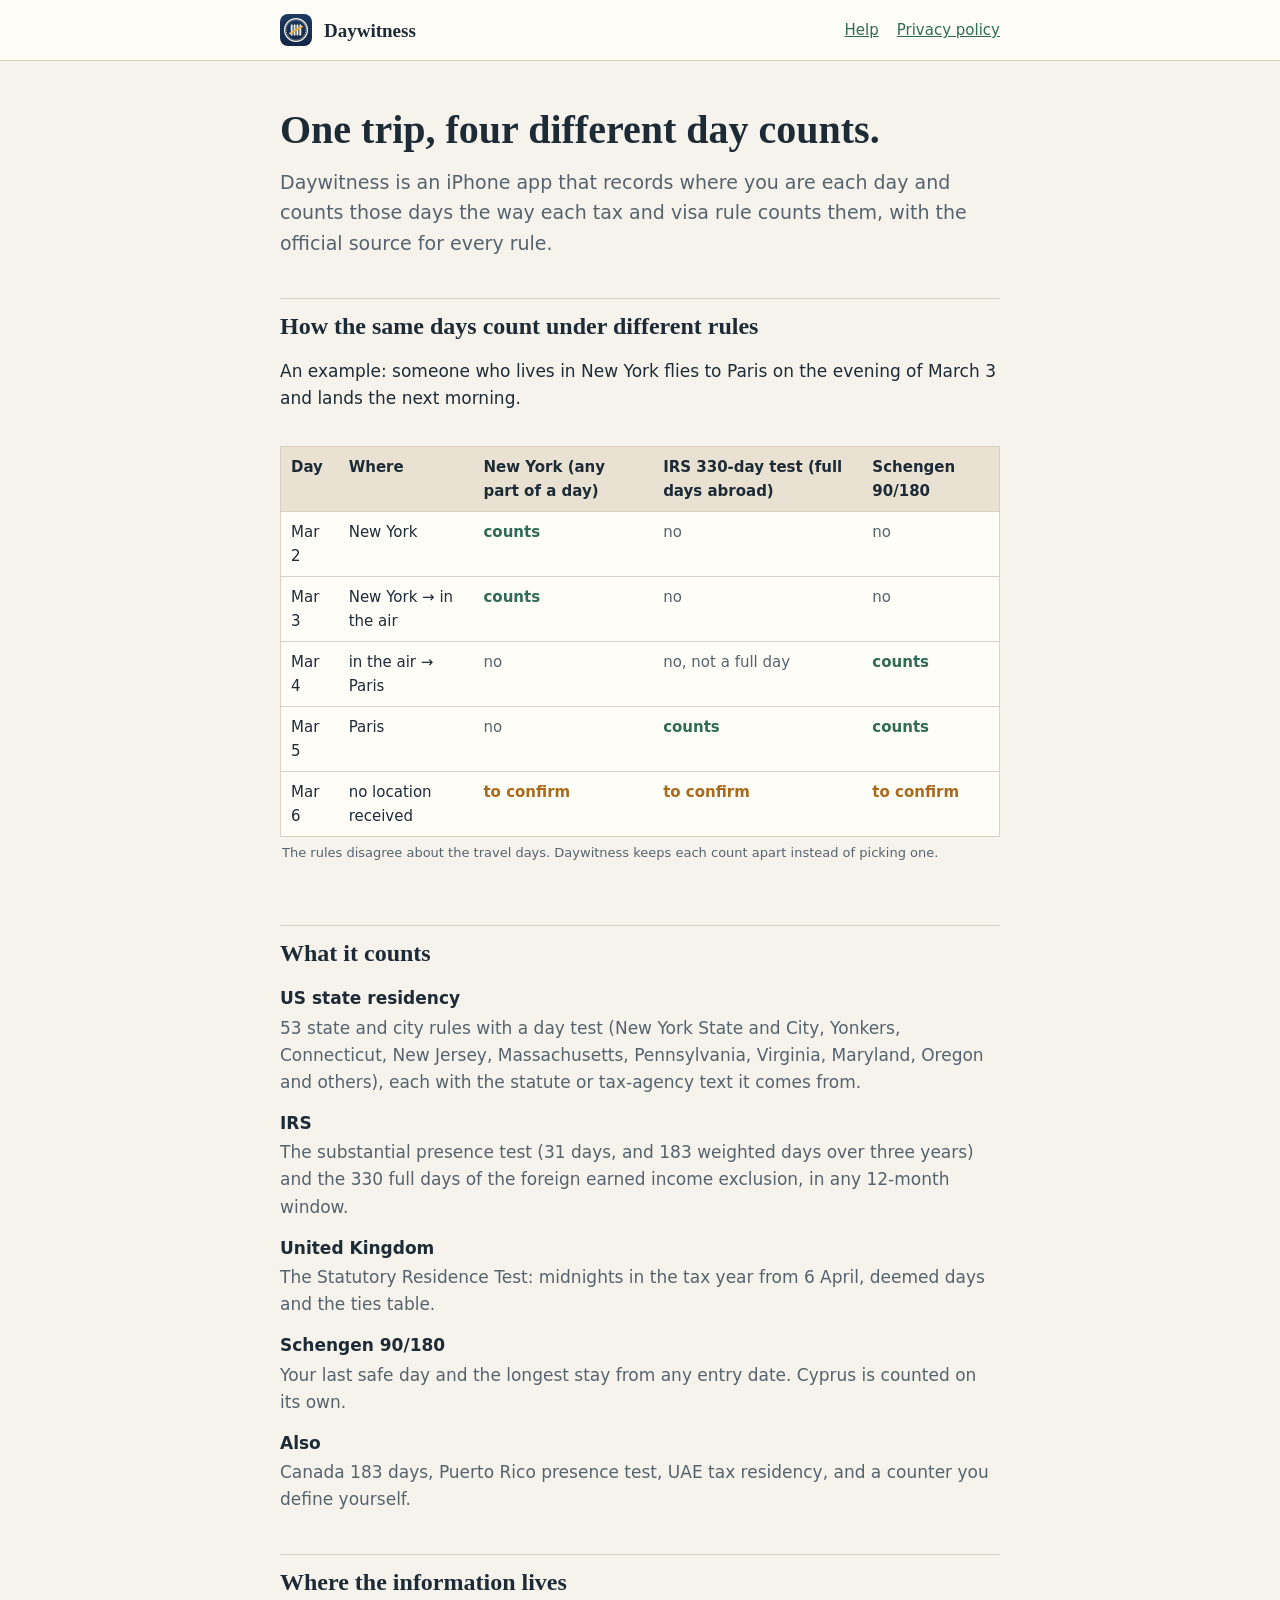
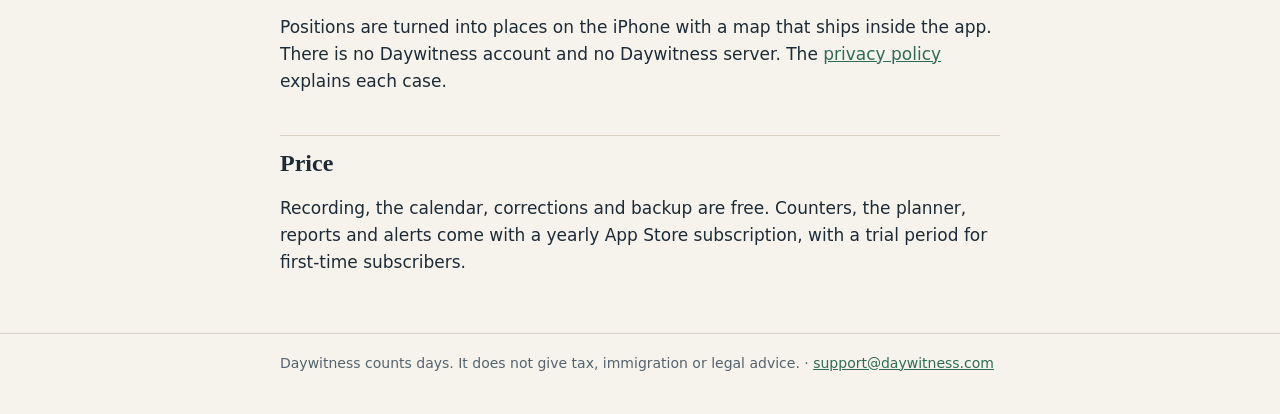
<file: index.html>
<!doctype html>
<html lang="en">
<head>
<meta charset="utf-8">
<meta name="viewport" content="width=device-width,initial-scale=1">
<title>Daywitness · Tax and visa residency day counter for iPhone</title>
<meta name="description" content="Daywitness counts the days you spend in each country, US state and city the way each residency rule counts them: the 183-day state rules, the IRS tests, the UK Statutory Residence Test and Schengen 90/180.">
<meta property="og:title" content="Daywitness · residency days, rule by rule">
<meta property="og:description" content="Each rule counts a day its own way. A day without evidence is flagged for you to confirm, never filled in.">
<meta property="og:image" content="https://daywitness.com/icono.png">
<link rel="icon" href="/icono.png" type="image/png">
<link rel="stylesheet" href="/sello.css">
</head>
<body>
<header class="sello"><div class="marco"><img src="/icono.png" alt=""><a class="nombre" href="/">Daywitness</a>
<nav><a href="/help/">Help</a><a href="/privacy-policy/">Privacy policy</a></nav></div></header>
<main class="marco">
<h1>One trip, four different day counts.</h1>
<p class="entradilla">Daywitness is an iPhone app that records where you are each day and counts those days the way each tax and visa rule counts them, with the official source for every rule.</p>

<h2>How the same days count under different rules</h2>
<p>An example: someone who lives in New York flies to Paris on the evening of March 3 and lands the next morning.</p>
<div class="tablero"><table class="libro">
<caption>The rules disagree about the travel days. Daywitness keeps each count apart instead of picking one.</caption>
<thead><tr><th>Day</th><th>Where</th><th>New York (any part of a day)</th><th>IRS 330-day test (full days abroad)</th><th>Schengen 90/180</th></tr></thead>
<tbody>
<tr><td>Mar 2</td><td>New York</td><td class="si">counts</td><td class="no">no</td><td class="no">no</td></tr>
<tr><td>Mar 3</td><td>New York → in the air</td><td class="si">counts</td><td class="no">no</td><td class="no">no</td></tr>
<tr><td>Mar 4</td><td>in the air → Paris</td><td class="no">no</td><td class="no">no, not a full day</td><td class="si">counts</td></tr>
<tr><td>Mar 5</td><td>Paris</td><td class="no">no</td><td class="si">counts</td><td class="si">counts</td></tr>
<tr><td>Mar 6</td><td>no location received</td><td class="duda">to confirm</td><td class="duda">to confirm</td><td class="duda">to confirm</td></tr>
</tbody></table></div>

<h2>What it counts</h2>
<dl class="reglas">
<dt>US state residency</dt><dd>53 state and city rules with a day test (New York State and City, Yonkers, Connecticut, New Jersey, Massachusetts, Pennsylvania, Virginia, Maryland, Oregon and others), each with the statute or tax-agency text it comes from.</dd>
<dt>IRS</dt><dd>The substantial presence test (31 days, and 183 weighted days over three years) and the 330 full days of the foreign earned income exclusion, in any 12-month window.</dd>
<dt>United Kingdom</dt><dd>The Statutory Residence Test: midnights in the tax year from 6 April, deemed days and the ties table.</dd>
<dt>Schengen 90/180</dt><dd>Your last safe day and the longest stay from any entry date. Cyprus is counted on its own.</dd>
<dt>Also</dt><dd>Canada 183 days, Puerto Rico presence test, UAE tax residency, and a counter you define yourself.</dd>
</dl>

<h2>Where the information lives</h2>
<p>Positions are turned into places on the iPhone with a map that ships inside the app. There is no Daywitness account and no Daywitness server. The <a href="/privacy-policy/">privacy policy</a> explains each case.</p>

<h2>Price</h2>
<p>Recording, the calendar, corrections and backup are free. Counters, the planner, reports and alerts come with a yearly App Store subscription, with a trial period for first-time subscribers.</p>
</main>
<footer class="pie"><div class="marco">Daywitness counts days. It does not give tax, immigration or legal advice. · <a href="mailto:support@daywitness.com">support@daywitness.com</a></div></footer>
</body>
</html>
</file>
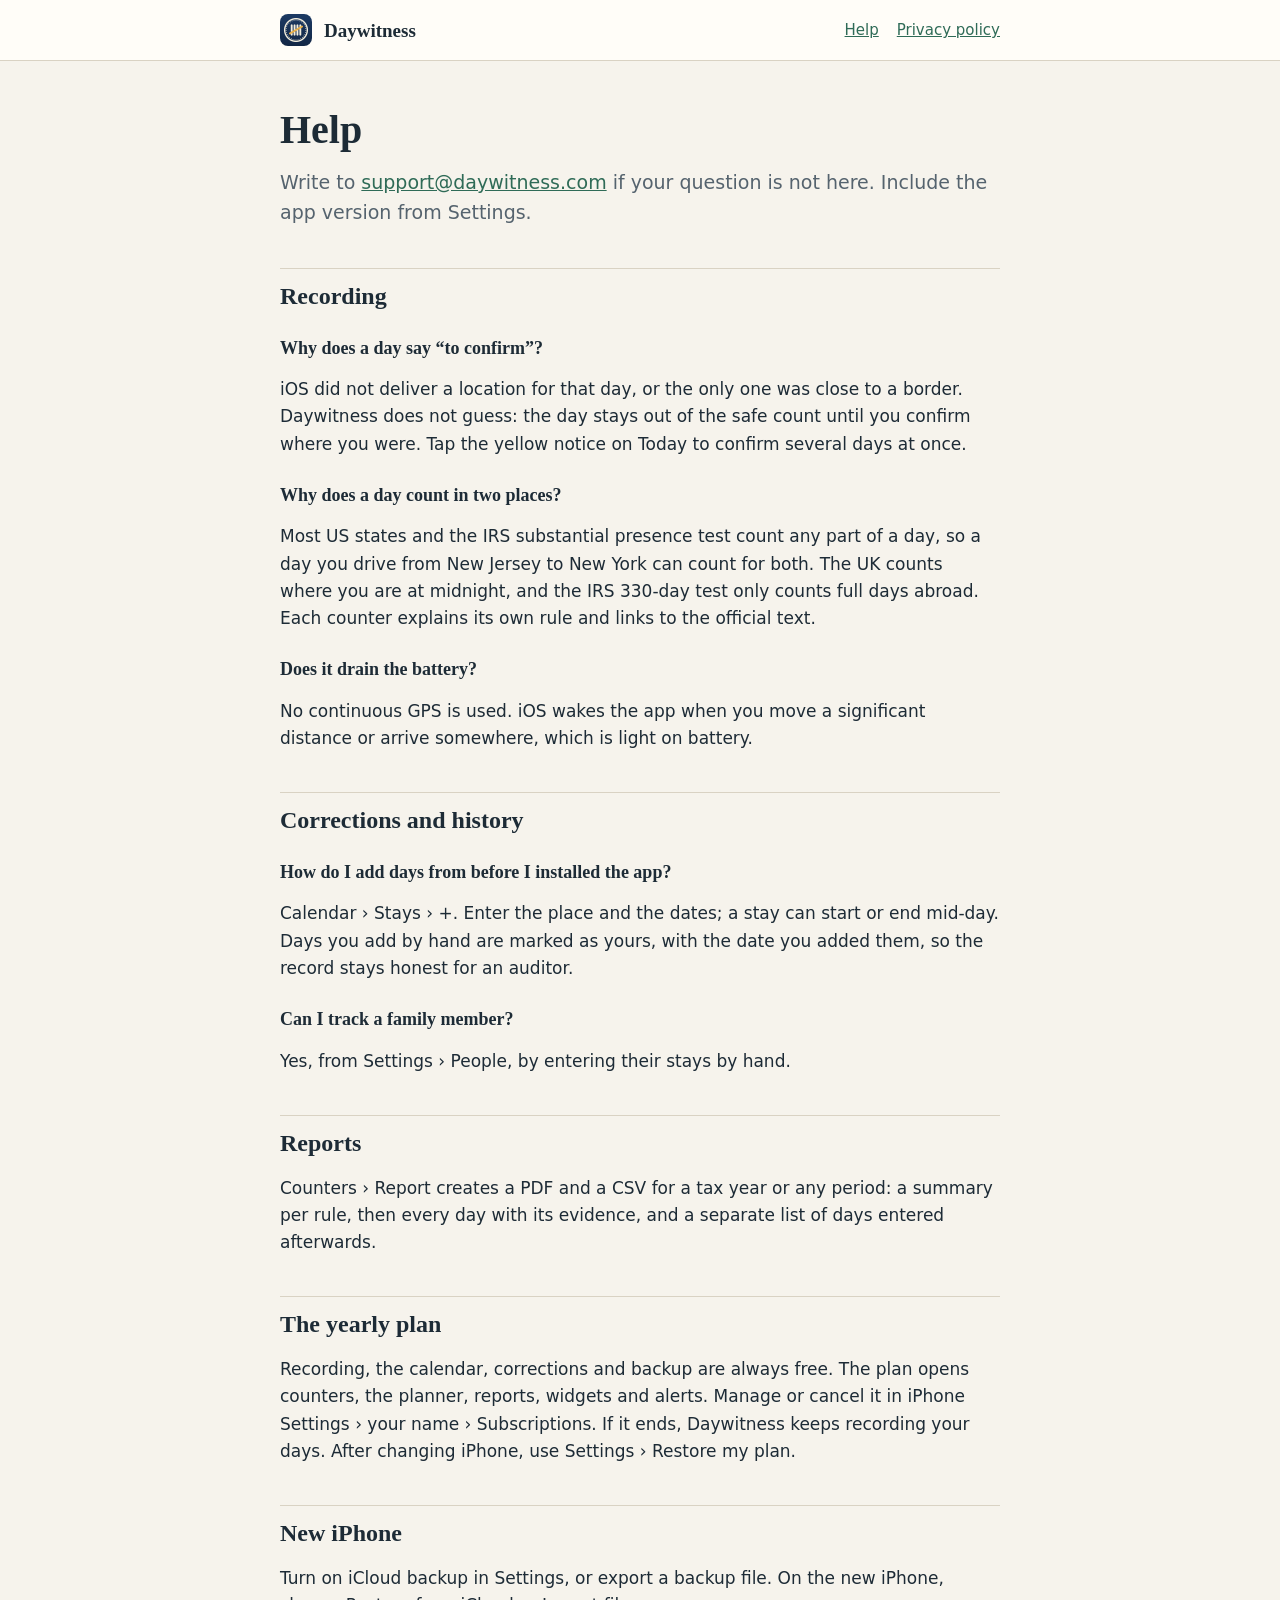
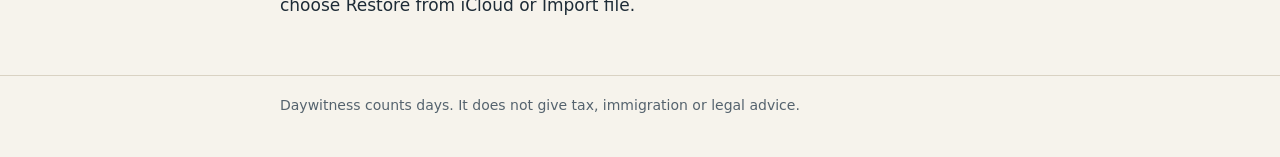
<file: help/index.html>
<!doctype html>
<html lang="en">
<head>
<meta charset="utf-8">
<meta name="viewport" content="width=device-width,initial-scale=1">
<title>Help · Daywitness</title>
<meta name="description" content="Answers about Daywitness: days to confirm, part days and midnights, adding past stays, reports for your accountant, the yearly plan and changing iPhone.">
<link rel="icon" href="/icono.png" type="image/png">
<link rel="stylesheet" href="/sello.css">
</head>
<body>
<header class="sello"><div class="marco"><img src="/icono.png" alt=""><a class="nombre" href="/">Daywitness</a>
<nav><a href="/help/">Help</a><a href="/privacy-policy/">Privacy policy</a></nav></div></header>
<main class="marco">
<h1>Help</h1>
<p class="entradilla">Write to <a href="mailto:support@daywitness.com">support@daywitness.com</a> if your question is not here. Include the app version from Settings.</p>

<h2>Recording</h2>
<h3>Why does a day say “to confirm”?</h3>
<p>iOS did not deliver a location for that day, or the only one was close to a border. Daywitness does not guess: the day stays out of the safe count until you confirm where you were. Tap the yellow notice on Today to confirm several days at once.</p>
<h3>Why does a day count in two places?</h3>
<p>Most US states and the IRS substantial presence test count any part of a day, so a day you drive from New Jersey to New York can count for both. The UK counts where you are at midnight, and the IRS 330-day test only counts full days abroad. Each counter explains its own rule and links to the official text.</p>
<h3>Does it drain the battery?</h3>
<p>No continuous GPS is used. iOS wakes the app when you move a significant distance or arrive somewhere, which is light on battery.</p>

<h2>Corrections and history</h2>
<h3>How do I add days from before I installed the app?</h3>
<p>Calendar › Stays › +. Enter the place and the dates; a stay can start or end mid-day. Days you add by hand are marked as yours, with the date you added them, so the record stays honest for an auditor.</p>
<h3>Can I track a family member?</h3>
<p>Yes, from Settings › People, by entering their stays by hand.</p>

<h2>Reports</h2>
<p>Counters › Report creates a PDF and a CSV for a tax year or any period: a summary per rule, then every day with its evidence, and a separate list of days entered afterwards.</p>

<h2>The yearly plan</h2>
<p>Recording, the calendar, corrections and backup are always free. The plan opens counters, the planner, reports, widgets and alerts. Manage or cancel it in iPhone Settings › your name › Subscriptions. If it ends, Daywitness keeps recording your days. After changing iPhone, use Settings › Restore my plan.</p>

<h2>New iPhone</h2>
<p>Turn on iCloud backup in Settings, or export a backup file. On the new iPhone, choose Restore from iCloud or Import file.</p>
</main>
<footer class="pie"><div class="marco">Daywitness counts days. It does not give tax, immigration or legal advice.</div></footer>
</body>
</html>
</file>
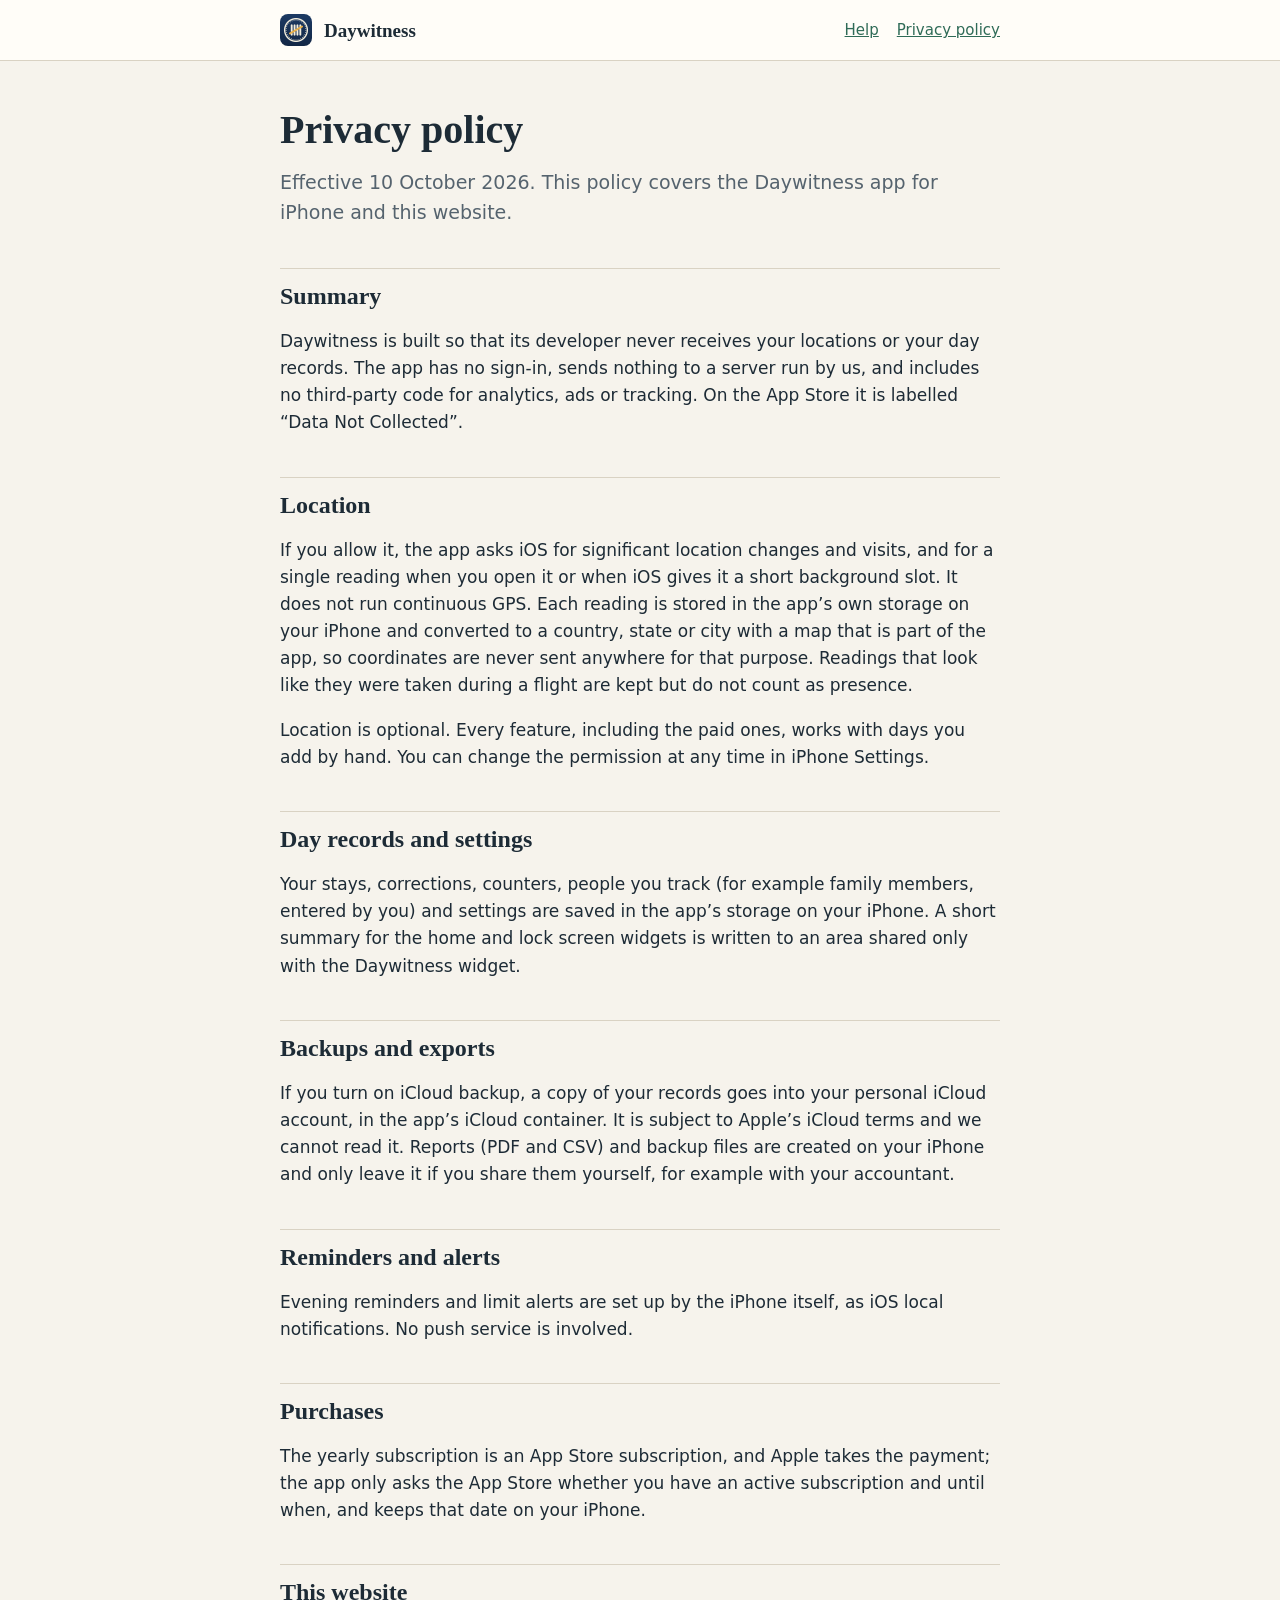
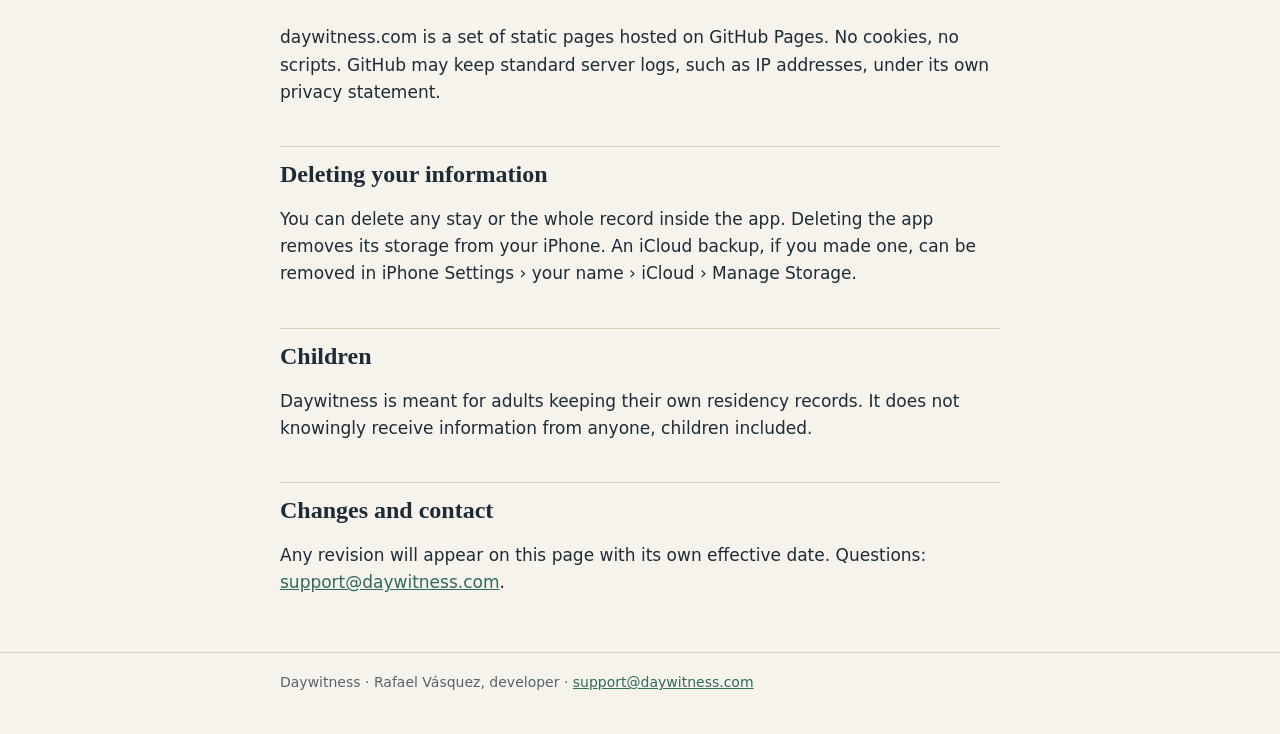
<file: privacy-policy/index.html>
<!doctype html>
<html lang="en">
<head>
<meta charset="utf-8">
<meta name="viewport" content="width=device-width,initial-scale=1">
<title>Privacy policy · Daywitness</title>
<meta name="description" content="How the Daywitness iPhone app handles location, day records, backups, reminders and purchases.">
<link rel="icon" href="/icono.png" type="image/png">
<link rel="stylesheet" href="/sello.css">
</head>
<body>
<header class="sello"><div class="marco"><img src="/icono.png" alt=""><a class="nombre" href="/">Daywitness</a>
<nav><a href="/help/">Help</a><a href="/privacy-policy/">Privacy policy</a></nav></div></header>
<main class="marco">
<h1>Privacy policy</h1>
<p class="entradilla">Effective 10 October 2026. This policy covers the Daywitness app for iPhone and this website.</p>

<h2>Summary</h2>
<p>Daywitness is built so that its developer never receives your locations or your day records. The app has no sign-in, sends nothing to a server run by us, and includes no third-party code for analytics, ads or tracking. On the App Store it is labelled “Data Not Collected”.</p>

<h2>Location</h2>
<p>If you allow it, the app asks iOS for significant location changes and visits, and for a single reading when you open it or when iOS gives it a short background slot. It does not run continuous GPS. Each reading is stored in the app’s own storage on your iPhone and converted to a country, state or city with a map that is part of the app, so coordinates are never sent anywhere for that purpose. Readings that look like they were taken during a flight are kept but do not count as presence.</p>
<p>Location is optional. Every feature, including the paid ones, works with days you add by hand. You can change the permission at any time in iPhone Settings.</p>

<h2>Day records and settings</h2>
<p>Your stays, corrections, counters, people you track (for example family members, entered by you) and settings are saved in the app’s storage on your iPhone. A short summary for the home and lock screen widgets is written to an area shared only with the Daywitness widget.</p>

<h2>Backups and exports</h2>
<p>If you turn on iCloud backup, a copy of your records goes into your personal iCloud account, in the app’s iCloud container. It is subject to Apple’s iCloud terms and we cannot read it. Reports (PDF and CSV) and backup files are created on your iPhone and only leave it if you share them yourself, for example with your accountant.</p>

<h2>Reminders and alerts</h2>
<p>Evening reminders and limit alerts are set up by the iPhone itself, as iOS local notifications. No push service is involved.</p>

<h2>Purchases</h2>
<p>The yearly subscription is an App Store subscription, and Apple takes the payment; the app only asks the App Store whether you have an active subscription and until when, and keeps that date on your iPhone.</p>

<h2>This website</h2>
<p>daywitness.com is a set of static pages hosted on GitHub Pages. No cookies, no scripts. GitHub may keep standard server logs, such as IP addresses, under its own privacy statement.</p>

<h2>Deleting your information</h2>
<p>You can delete any stay or the whole record inside the app. Deleting the app removes its storage from your iPhone. An iCloud backup, if you made one, can be removed in iPhone Settings › your name › iCloud › Manage Storage.</p>

<h2>Children</h2>
<p>Daywitness is meant for adults keeping their own residency records. It does not knowingly receive information from anyone, children included.</p>

<h2>Changes and contact</h2>
<p>Any revision will appear on this page with its own effective date. Questions: <a href="mailto:support@daywitness.com">support@daywitness.com</a>.</p>
</main>
<footer class="pie"><div class="marco">Daywitness · Rafael Vásquez, developer · <a href="mailto:support@daywitness.com">support@daywitness.com</a></div></footer>
</body>
</html>
</file>
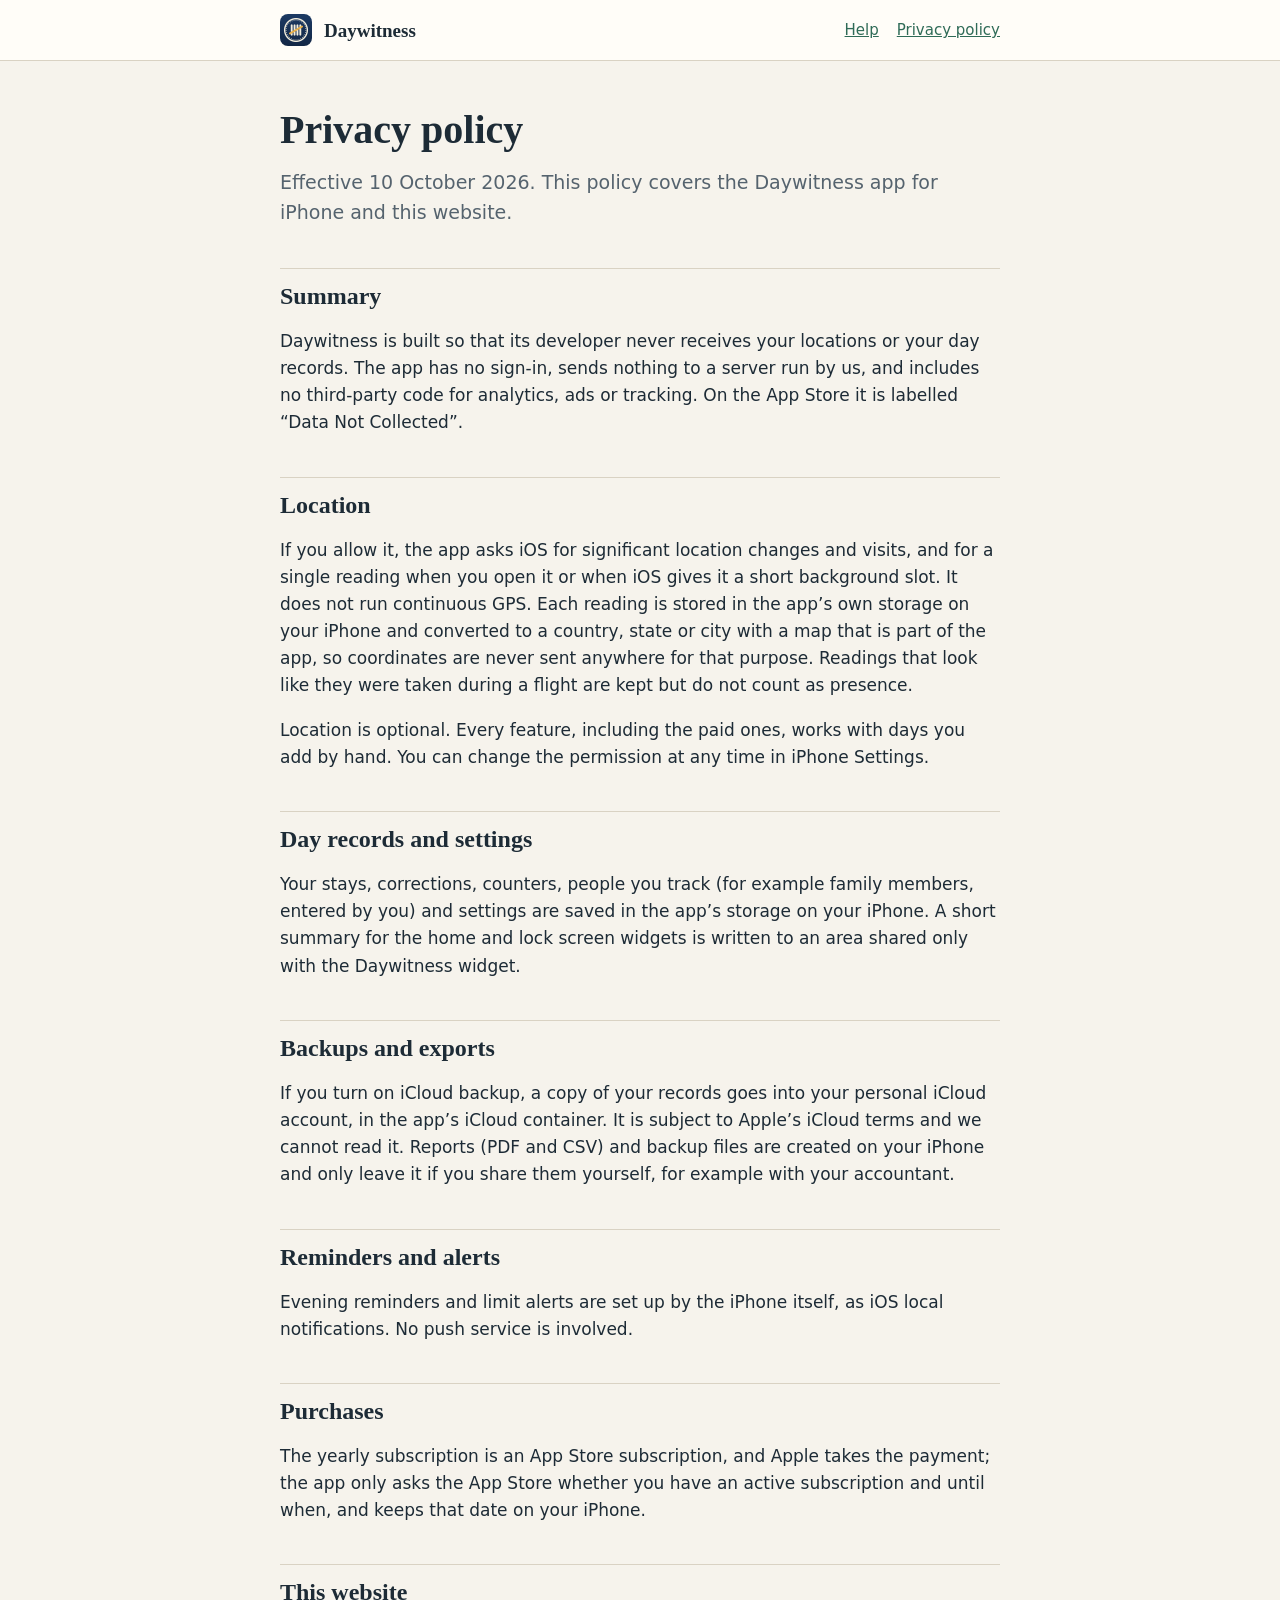
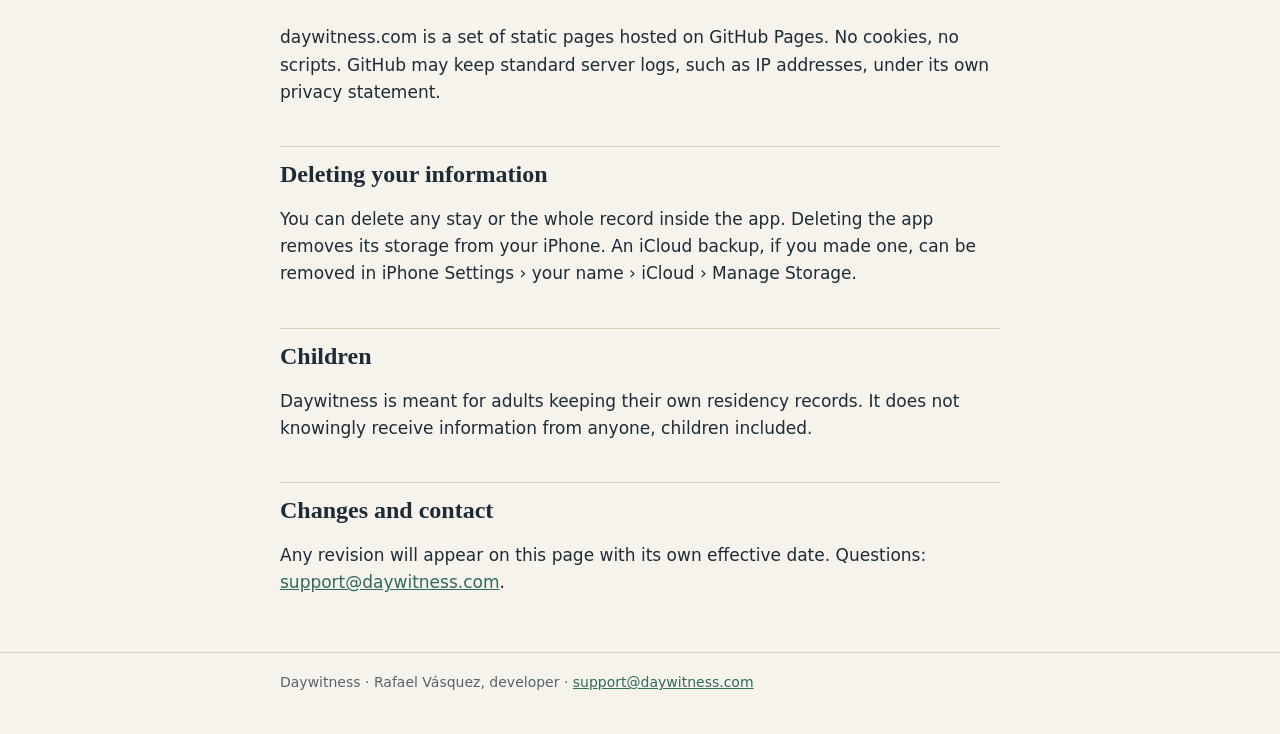
<file: privacy.html>
<!doctype html>
<html lang="en"><head><meta charset="utf-8"><meta http-equiv="refresh" content="0; url=/privacy-policy/"><link rel="canonical" href="https://daywitness.com/privacy-policy/"><title>Daywitness</title></head>
<body><p>This page moved to <a href="/privacy-policy/">daywitness.com/privacy-policy/</a>.</p></body></html>
</file>
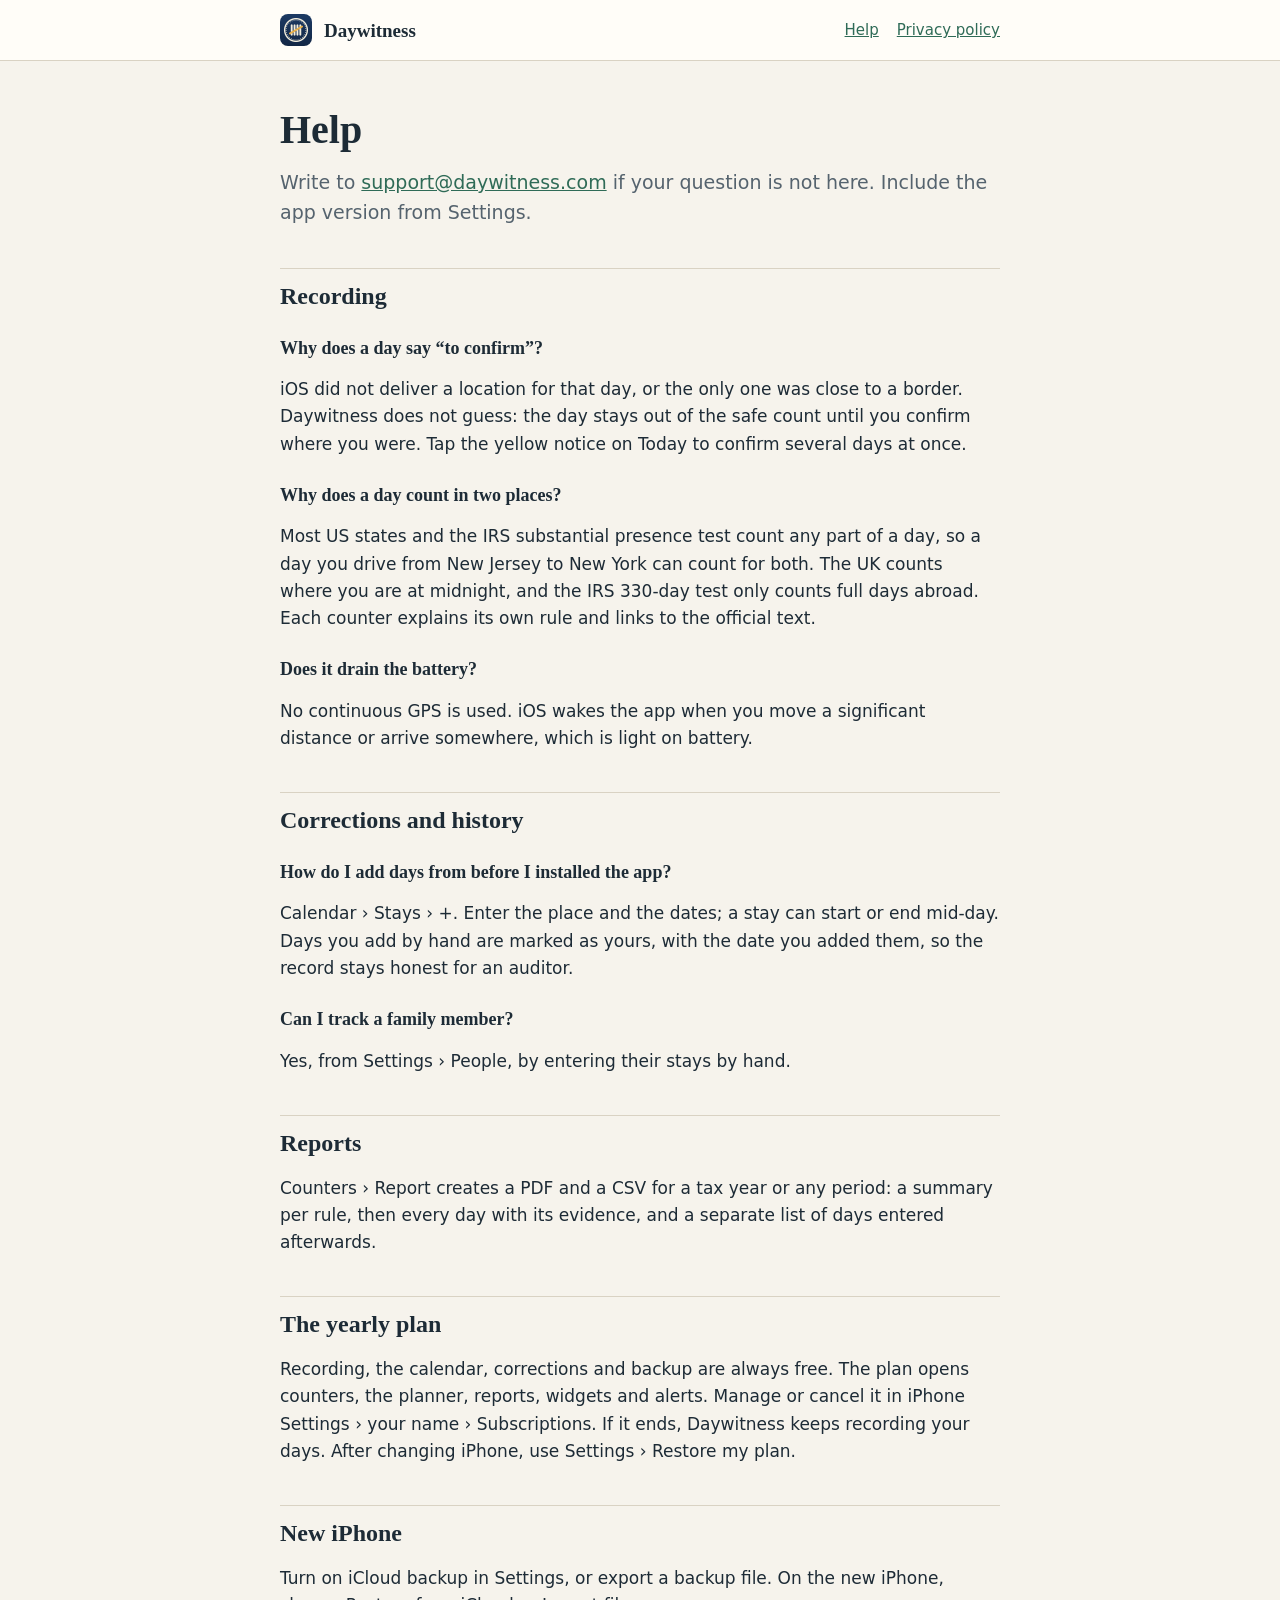
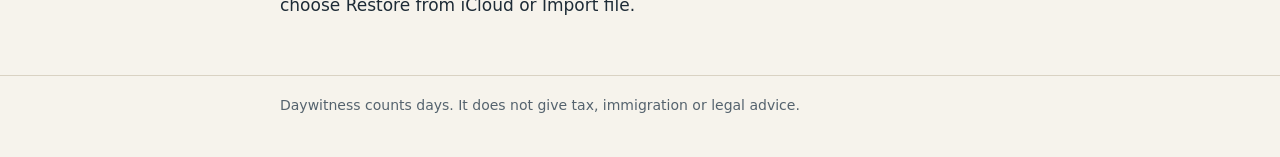
<file: support.html>
<!doctype html>
<html lang="en"><head><meta charset="utf-8"><meta http-equiv="refresh" content="0; url=/help/"><link rel="canonical" href="https://daywitness.com/help/"><title>Daywitness</title></head>
<body><p>This page moved to <a href="/help/">daywitness.com/help/</a>.</p></body></html>
</file>
<file: sello.css>
/* daywitness.com: paper, ink and one green. No external fonts, no scripts. */
:root{--papel:#f6f3ec;--hoja:#fffdf8;--tinta:#1d2b36;--suave:#55636e;--verde:#2f6b57;--linea:#d9d2c3;--marca:#e9e2d2}
@media (prefers-color-scheme:dark){:root{--papel:#151b20;--hoja:#1c242a;--tinta:#ebe6dc;--suave:#a8b0b5;--verde:#7fbfa6;--linea:#33404a;--marca:#24303a}}
*{box-sizing:border-box}
html{background:var(--papel)}
body{margin:0;color:var(--tinta);font:17px/1.6 -apple-system,"Segoe UI",system-ui,sans-serif}
.marco{max-width:760px;margin:0 auto;padding:0 20px}
header.sello{border-bottom:1px solid var(--linea);background:var(--hoja)}
header.sello .marco{display:flex;align-items:center;gap:12px;min-height:60px;flex-wrap:wrap}
header.sello img{width:32px;height:32px;border-radius:8px}
header.sello a.nombre{font:600 19px/1 Georgia,"Iowan Old Style","Times New Roman",serif;color:var(--tinta);text-decoration:none}
header.sello nav{margin-left:auto;display:flex;gap:18px;font-size:15px}
a{color:var(--verde)}
h1,h2,h3{font-family:Georgia,"Iowan Old Style","Times New Roman",serif;font-weight:600;line-height:1.25}
h1{font-size:clamp(28px,6vw,40px);margin:44px 0 12px}
h2{font-size:24px;margin:40px 0 8px;padding-top:12px;border-top:1px solid var(--linea)}
h3{font-size:18px;margin:26px 0 4px}
p.entradilla{font-size:19px;color:var(--suave);margin-top:0}
.libro{width:100%;border-collapse:collapse;background:var(--hoja);border:1px solid var(--linea);font-size:15px;margin:16px 0}
.libro caption{caption-side:bottom;text-align:left;font-size:13px;color:var(--suave);padding:6px 2px}
.libro th,.libro td{padding:8px 10px;border-bottom:1px solid var(--linea);text-align:left;vertical-align:top}
.libro thead th{background:var(--marca);font-weight:600}
.si{color:var(--verde);font-weight:600}.no{color:var(--suave)}.duda{color:#a86a1d;font-weight:600}
.tablero{overflow-x:auto}
dl.reglas dt{font-weight:600;margin-top:14px}dl.reglas dd{margin:2px 0 0 0;color:var(--suave)}
footer.pie{margin:56px 0 0;border-top:1px solid var(--linea);padding:18px 0 40px;font-size:14px;color:var(--suave)}
</file>
